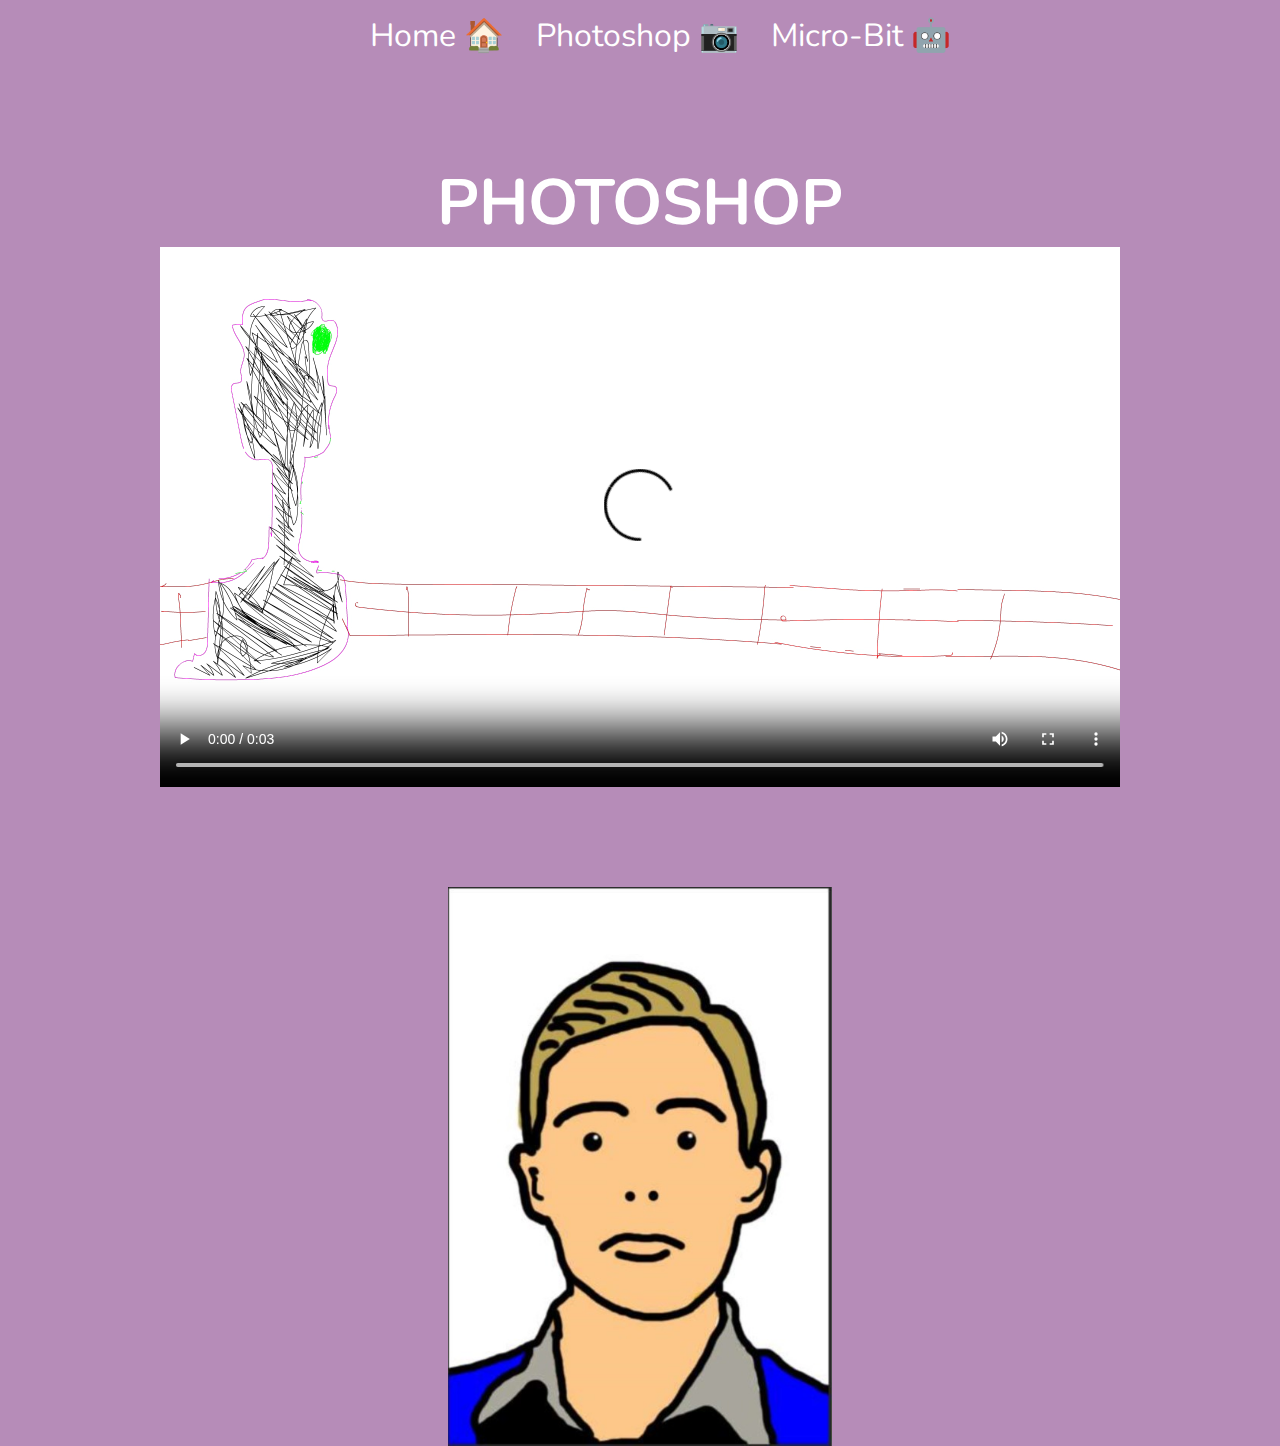
<file: Index2.html>
<html>

<head>

    <title> My Digital Portfolio </title>

    <link rel="stylesheet" href="style.css">
    <link href="https://fonts.googleapis.com/css?family=Nunito&display=swap" rel="stylesheet">


</head>

<body>



    <ul>
        <li><a href="index.html"><p>Home &#127968;</p></a></li>
        <li><a href="Index2.html"><p>Photoshop &#128247;</p></a></li>
        <li><a href="index3.html"><p>Micro-Bit &#129302; </p></a></li>
       

    </ul>



    <p><span style="font-size: 2em"><b> <br> PHOTOSHOP </b></span></p>





    <video controls>
        <source src="Train%20Rotoscope.mp4" type="video/mp4">
        <p>Your browser doesn't support HTML5 video. Here is
            a <a href="myVideo.mp4">link to the video</a> instead.</p>

    </video>

    <br> 

    <img src="Julian%20opie.jpg" alt="Julian Opie">



</body></html>
</file>
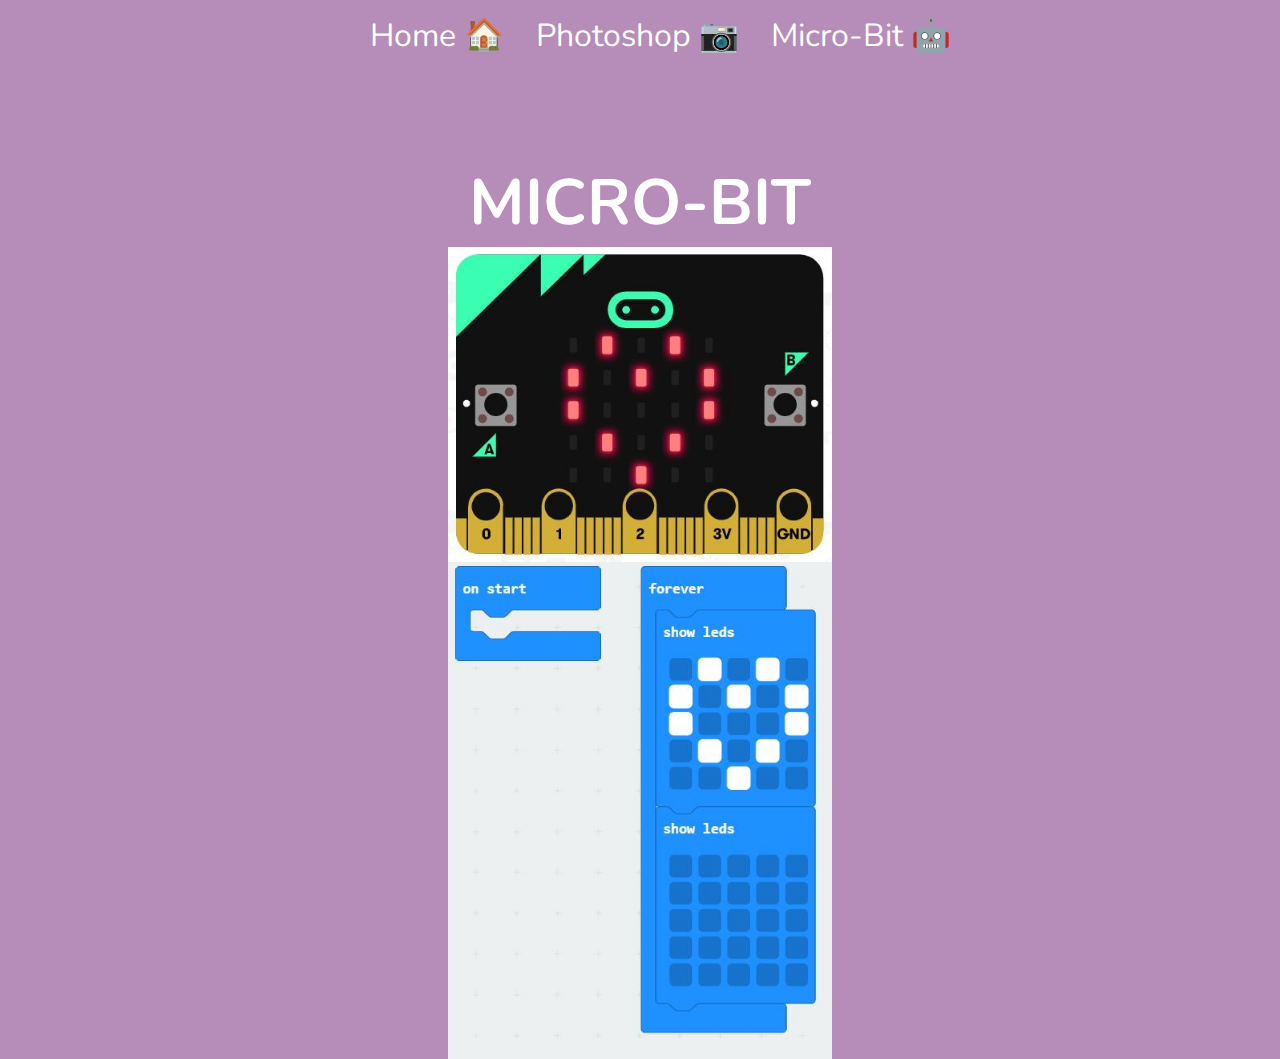
<file: index3.html>
<html>

<head>

    <title> My Digital Portfolio </title>

    <link rel="stylesheet" href="style.css">
    <link href="https://fonts.googleapis.com/css?family=Nunito&display=swap" rel="stylesheet">


</head>

<body>



    <ul>
        <li><a href="index.html"><p>Home &#127968;</p></a></li>
        <li><a href="Index2.html"><p>Photoshop &#128247;</p></a></li>
        <li><a href="index3.html"><p>Micro-Bit &#129302; </p></a></li>
        

    </ul>



    <p><span style="font-size: 2em"><b> <br> MICRO-BIT </b></span></p>


<img src="Microbit%20Heart.JPG" alt="heart">
    
    <br> 
    

<img src="Microbit%20code.JPG" alt="code">

</body></html>
</file>
<file: style.css>
* {
    margin: 0 auto;
    text-align: center;

}

html {
    background-color: #B68CB8;
    color: white;

    font-size: 2em;
    font-family: 'Nunito', sans-serif;

}

ul {
    display: inline-block;
    list-style-type: none;
    background-color: #B68CB8;

}

li {
    display: inline;
}

li {
    float: left;
}

a {
    display: block;
    padding: 8px;
    background-color: #B68CB8;
}


li a {
    display: block;
    color: white;
    text-align: center;
    padding: 14px 16px;
    text-decoration: none;
}

/* Change the link color to #111 (black) on hover */
li a:hover {
    background-color: #C9DDFF;
}

.active {
    background-color: #4CAF50;
}

ul {
    position: -webkit-sticky;
    /* Safari */
    position: sticky;
    top: 0;
  
}

video {

    height: 60vh;
    padding-bottom: 100px;

}

img{width: 30vw;}
</file>
